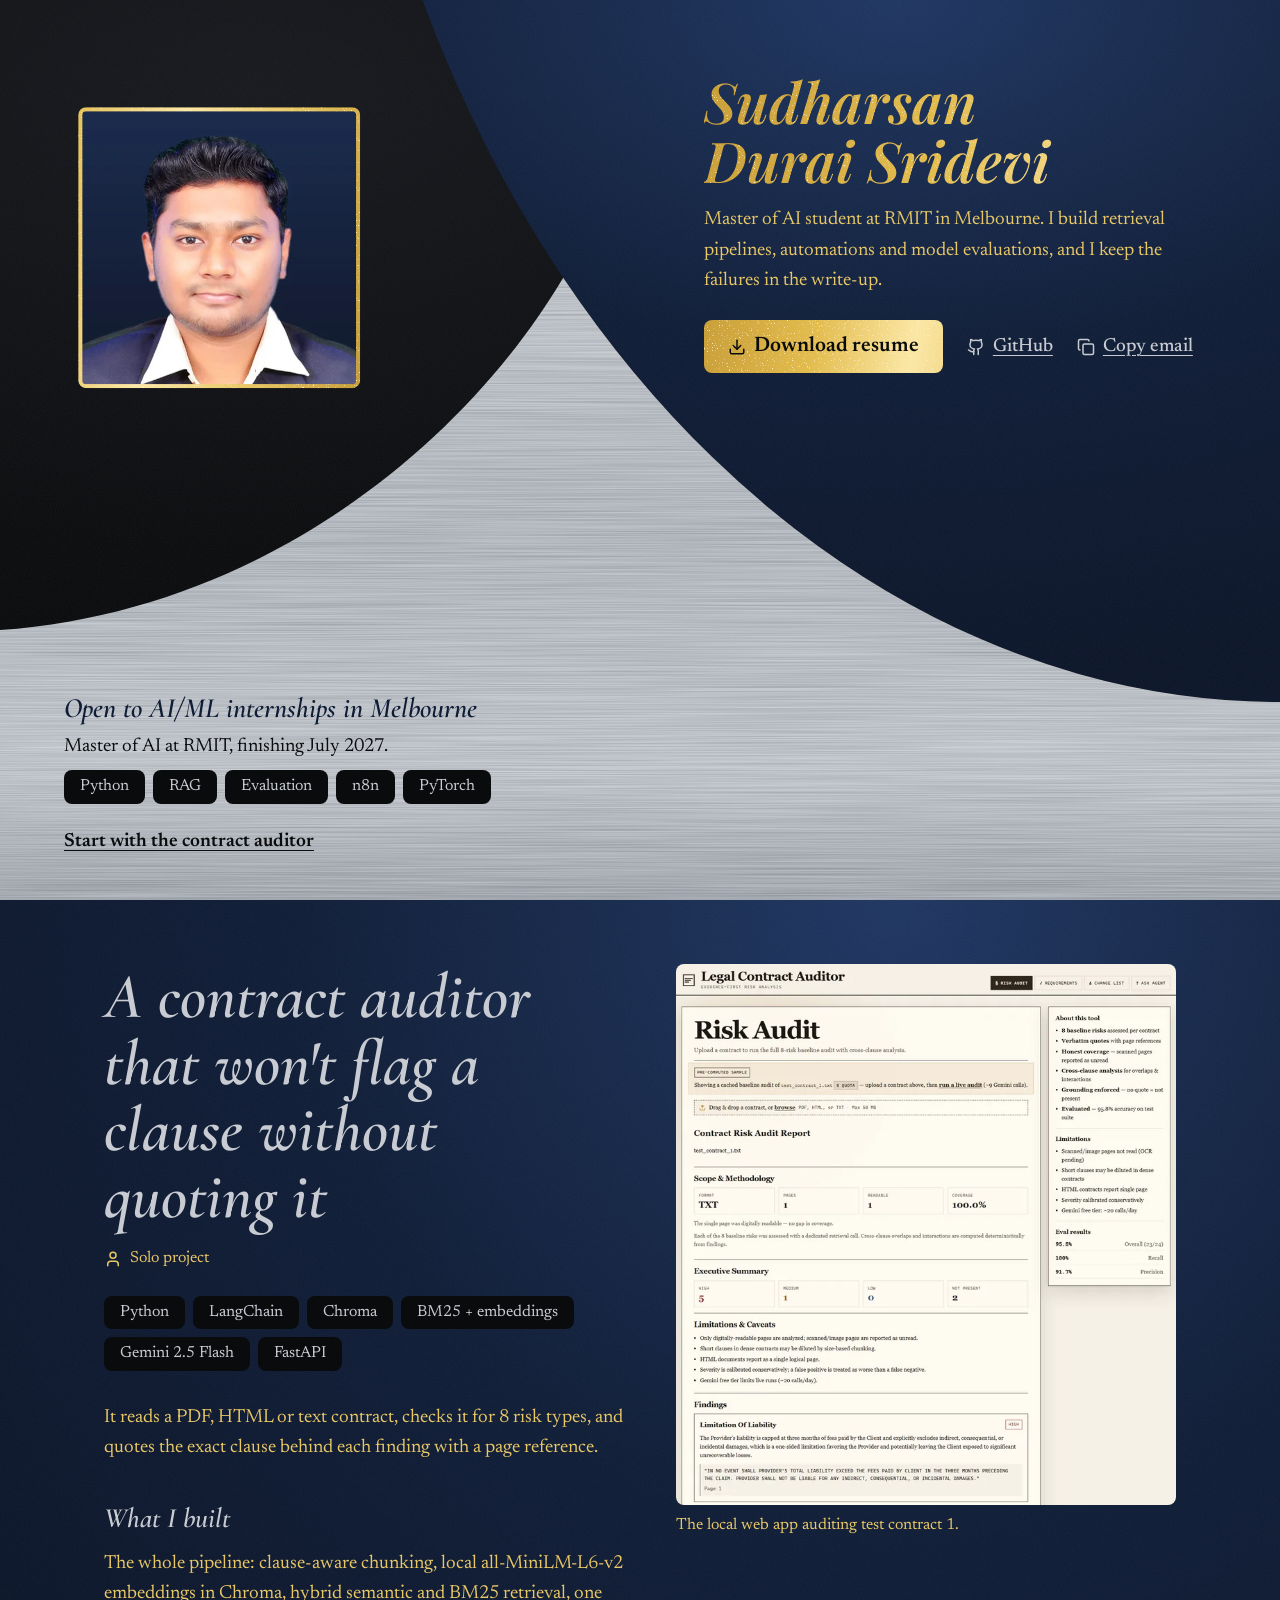
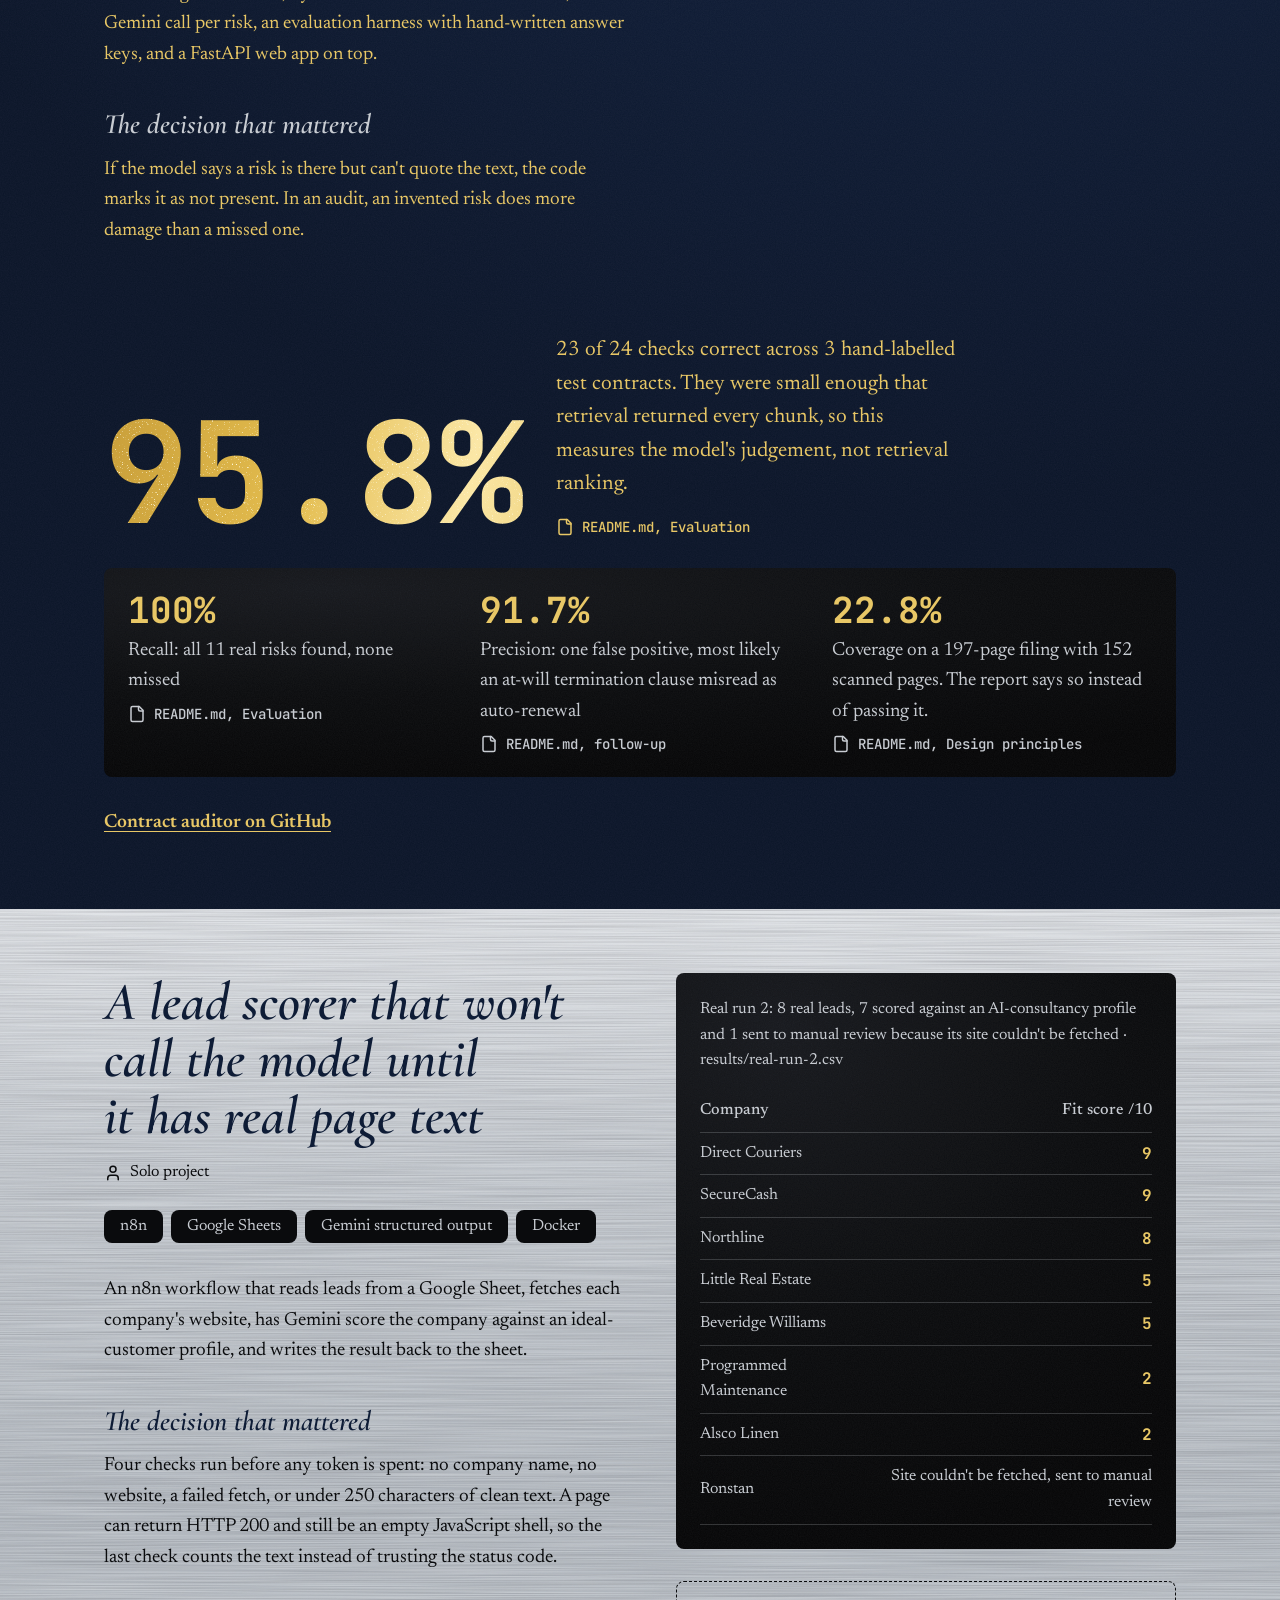
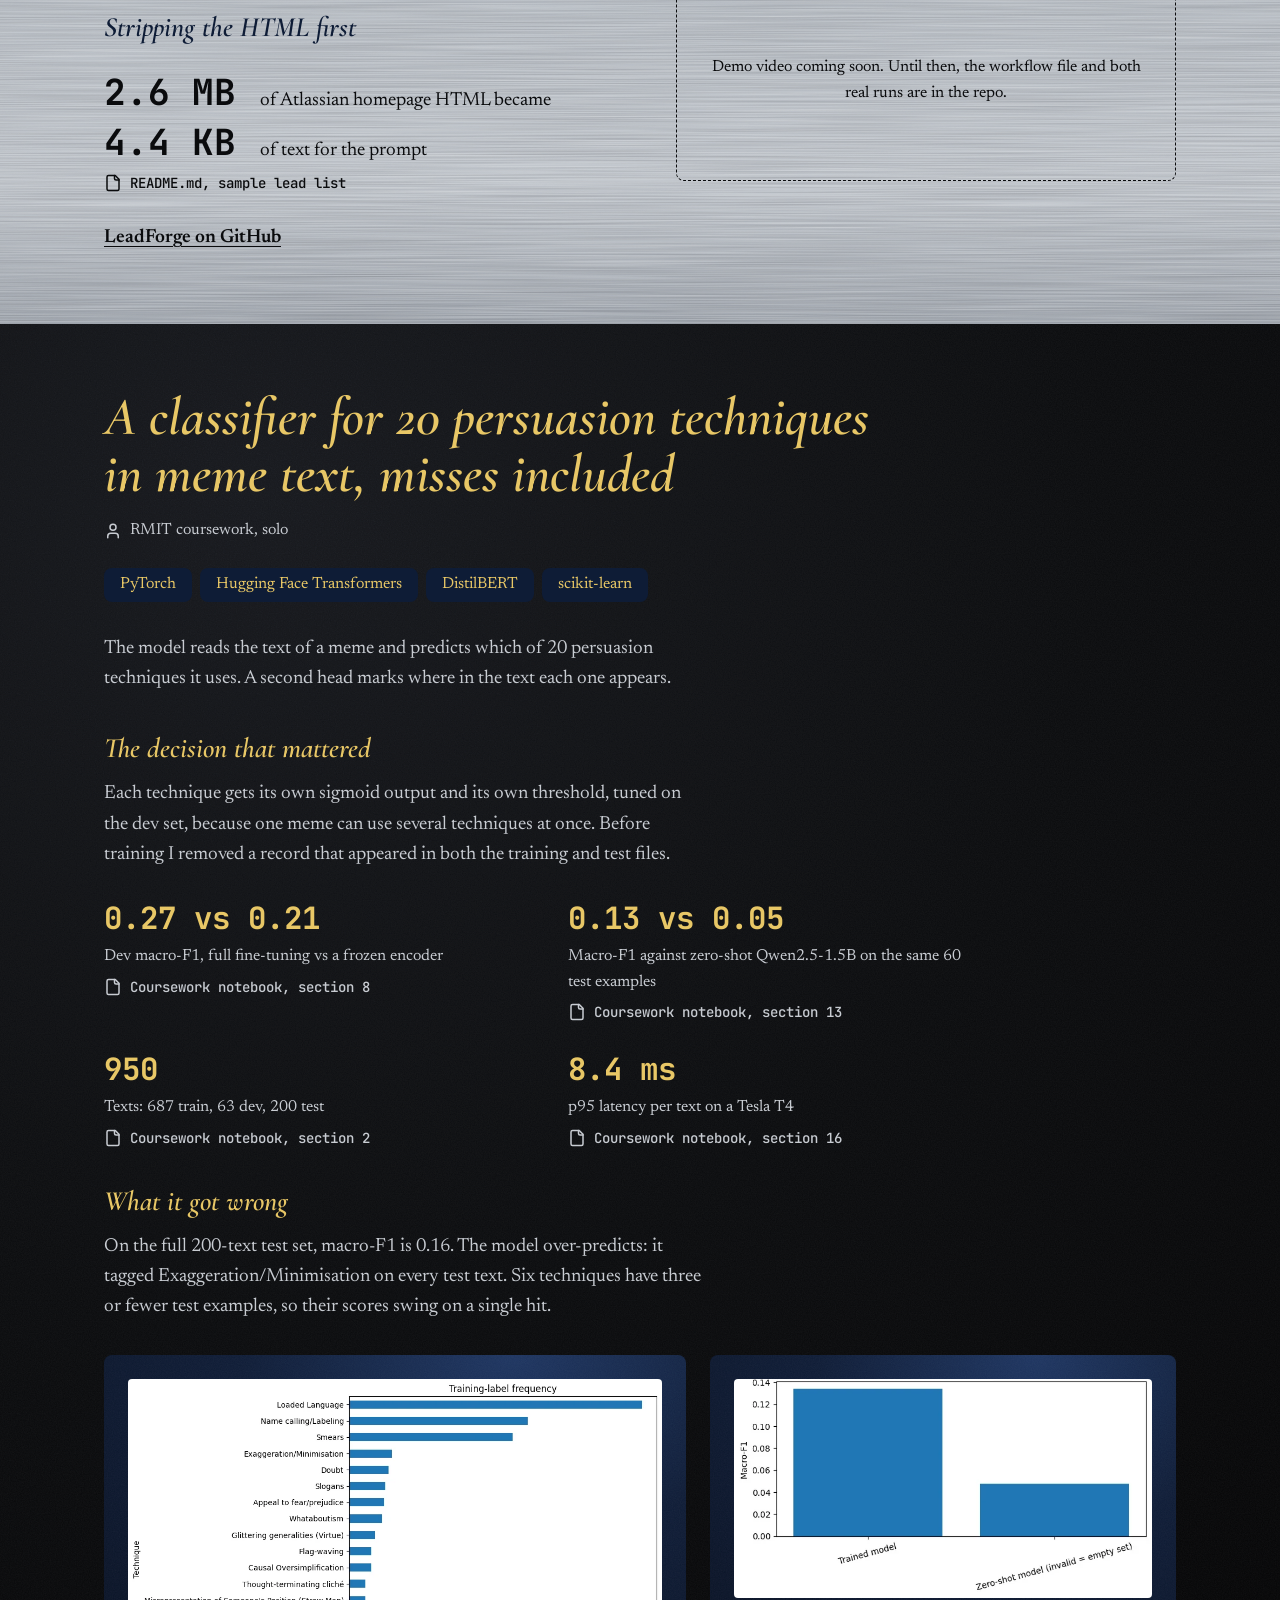
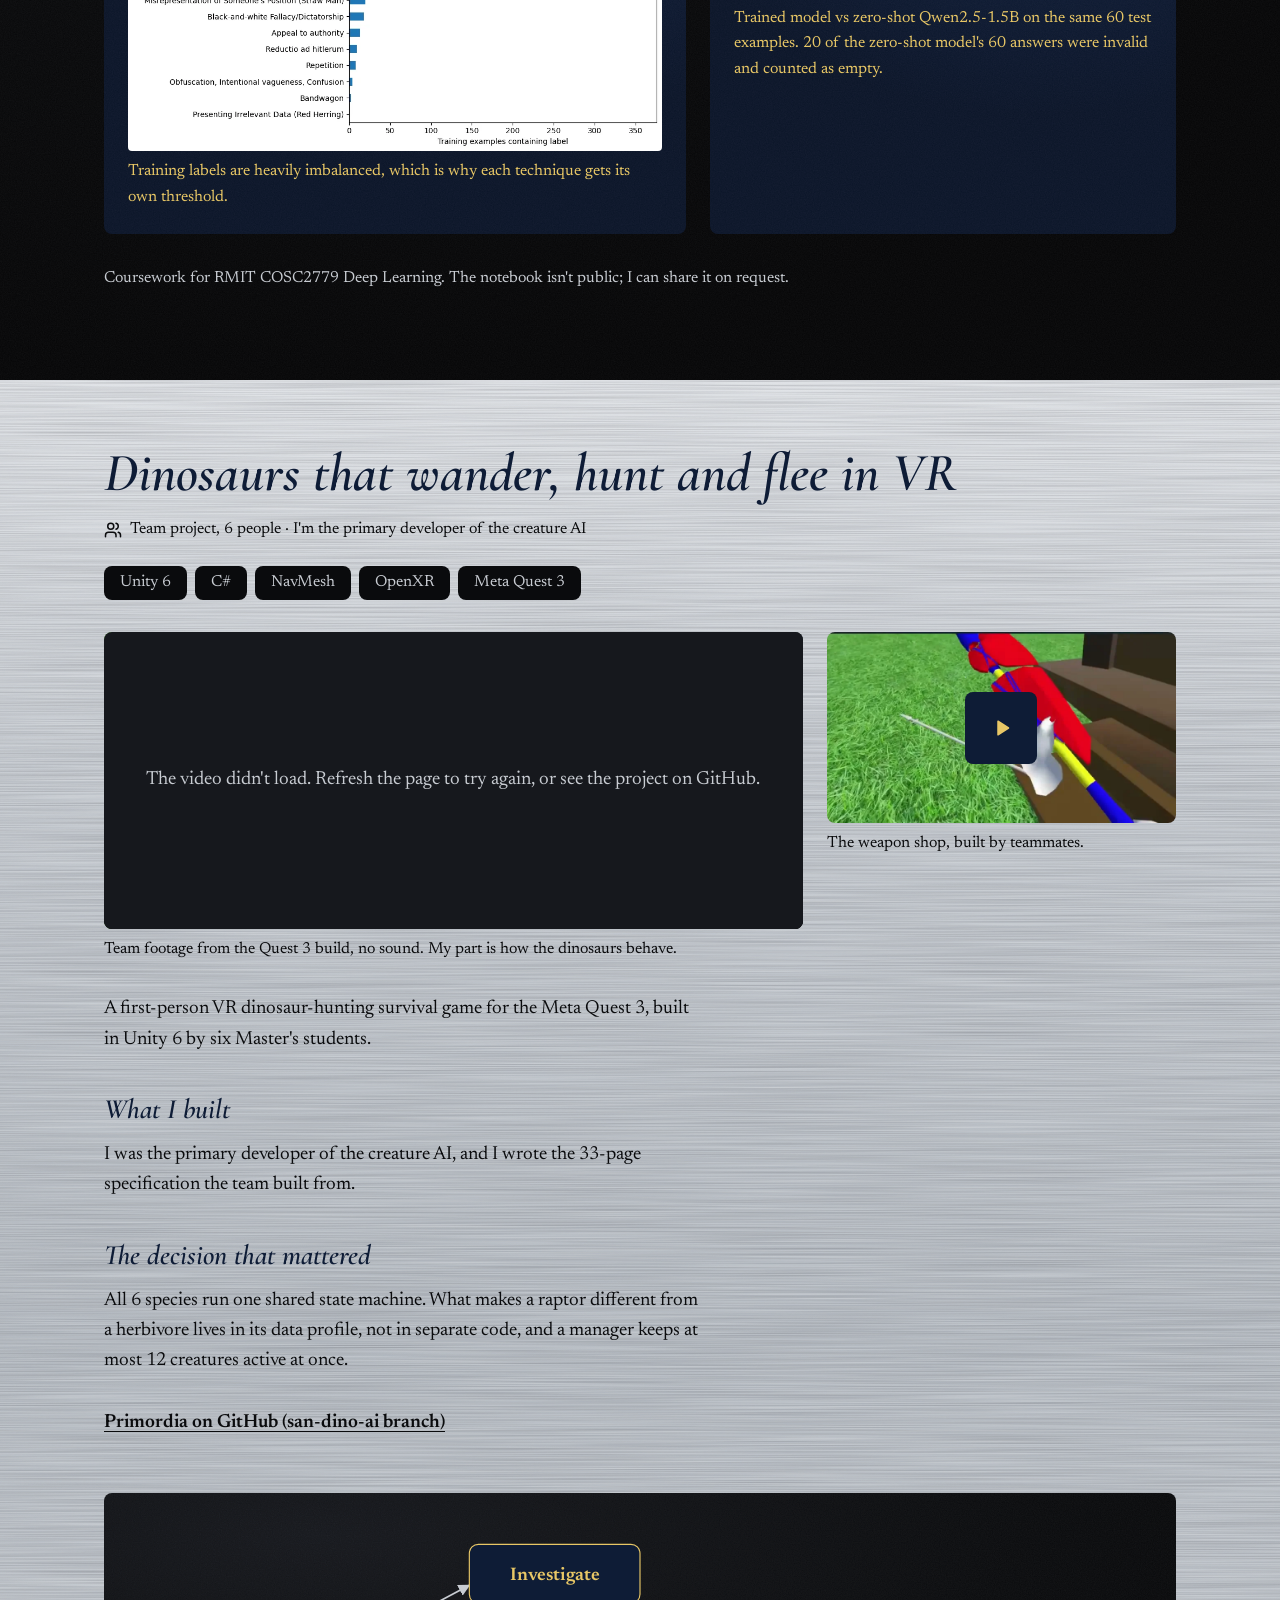
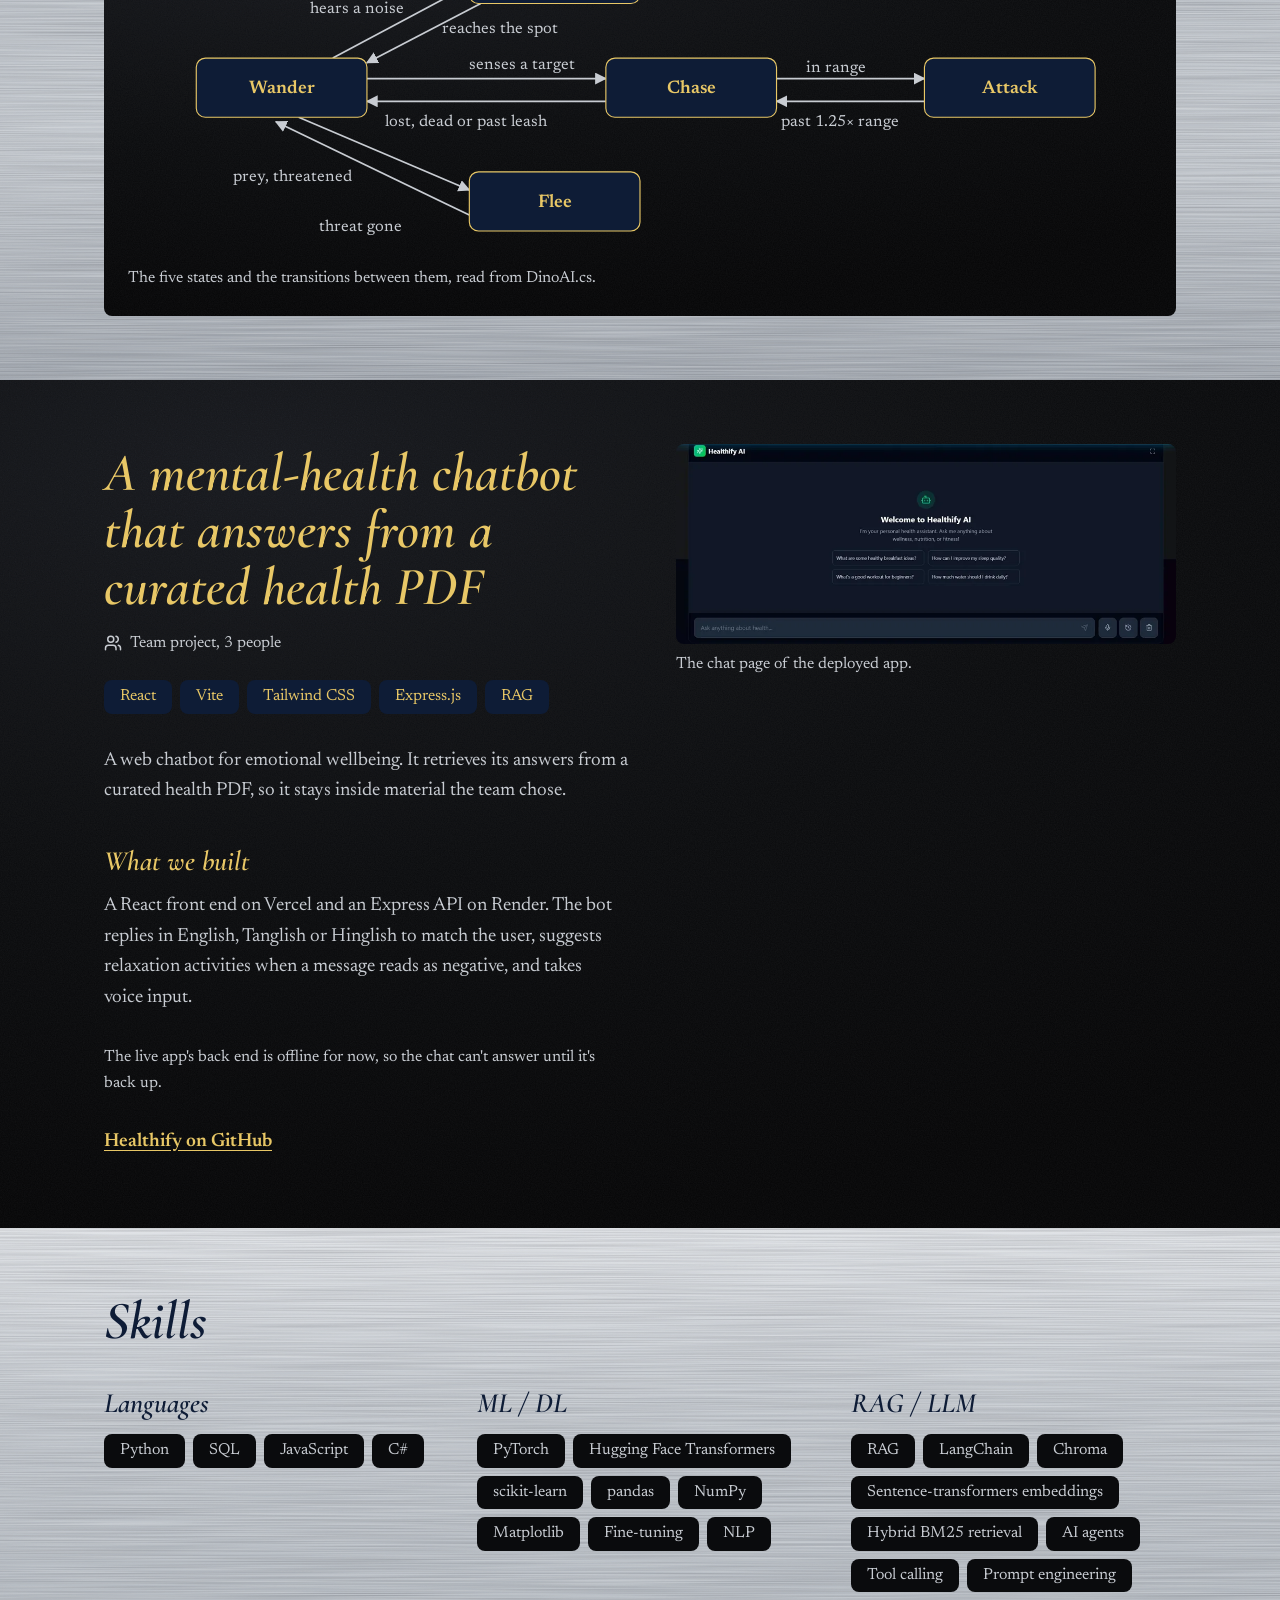
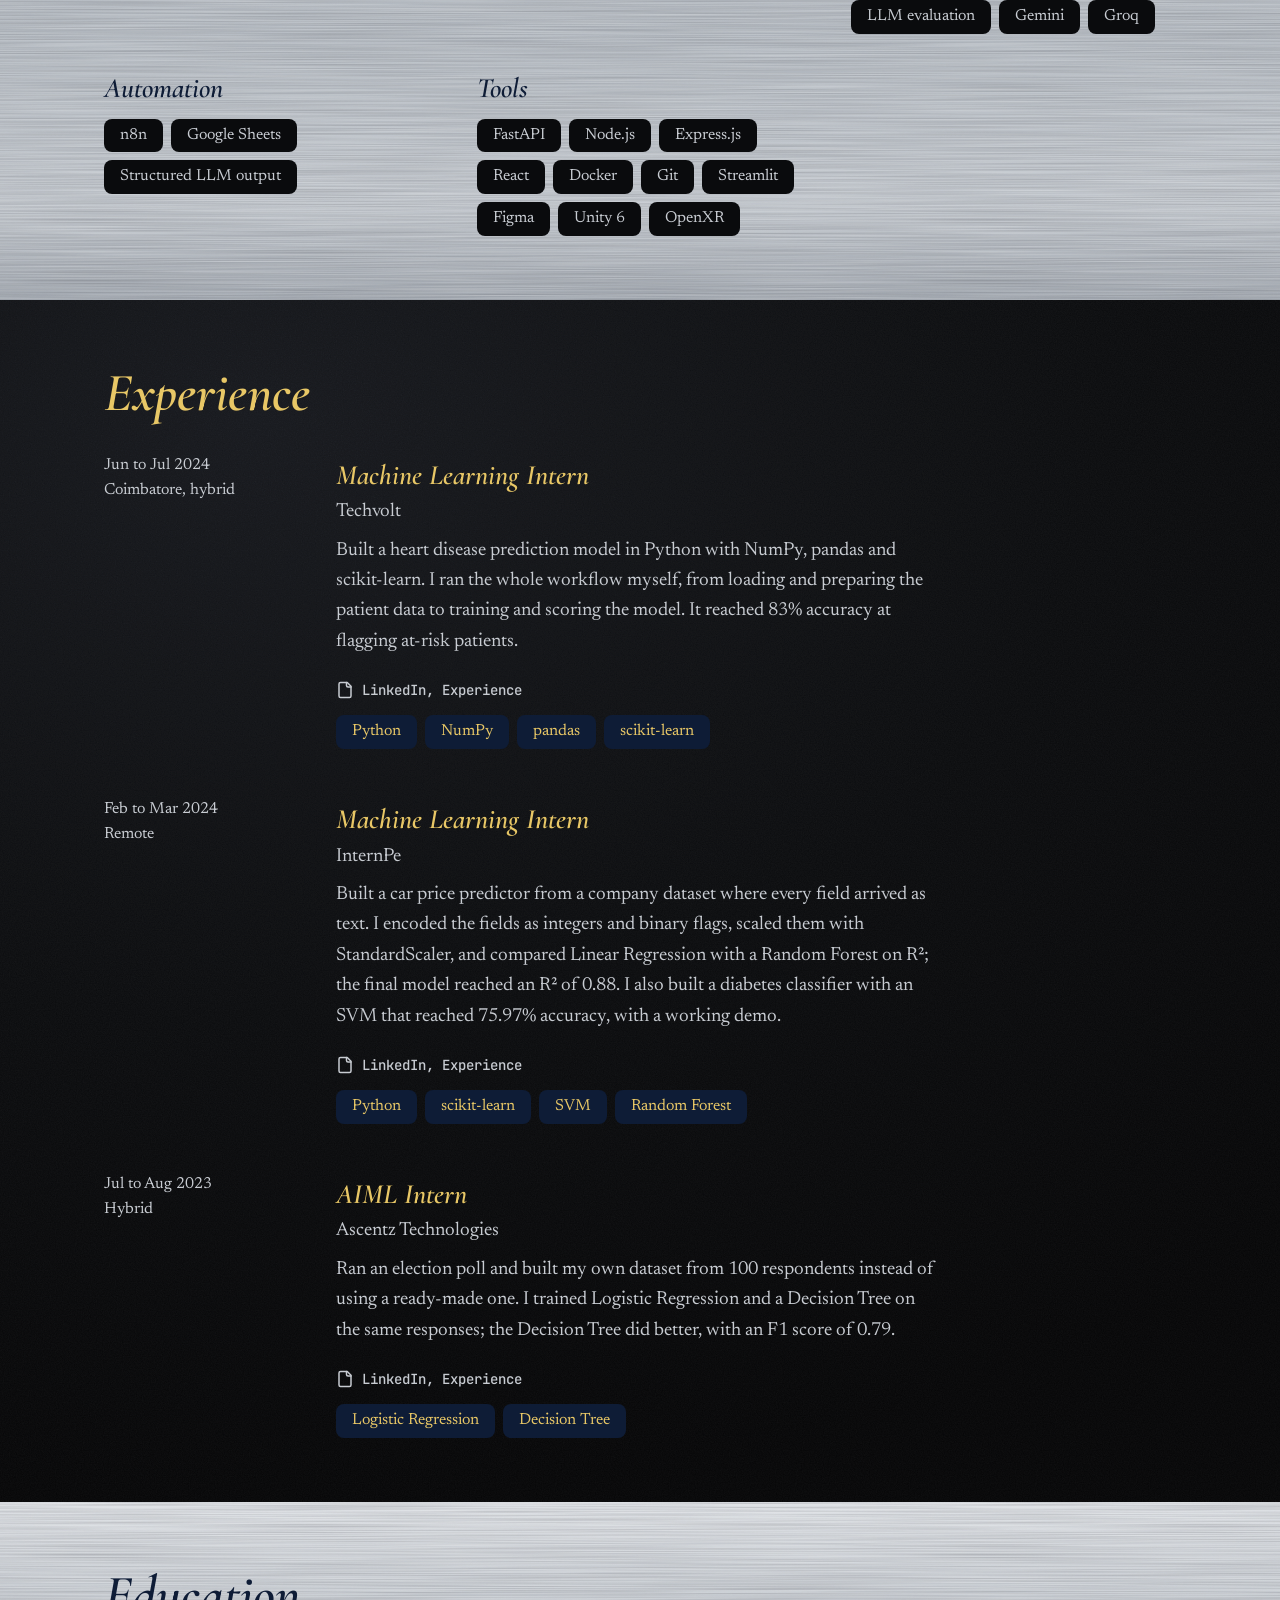
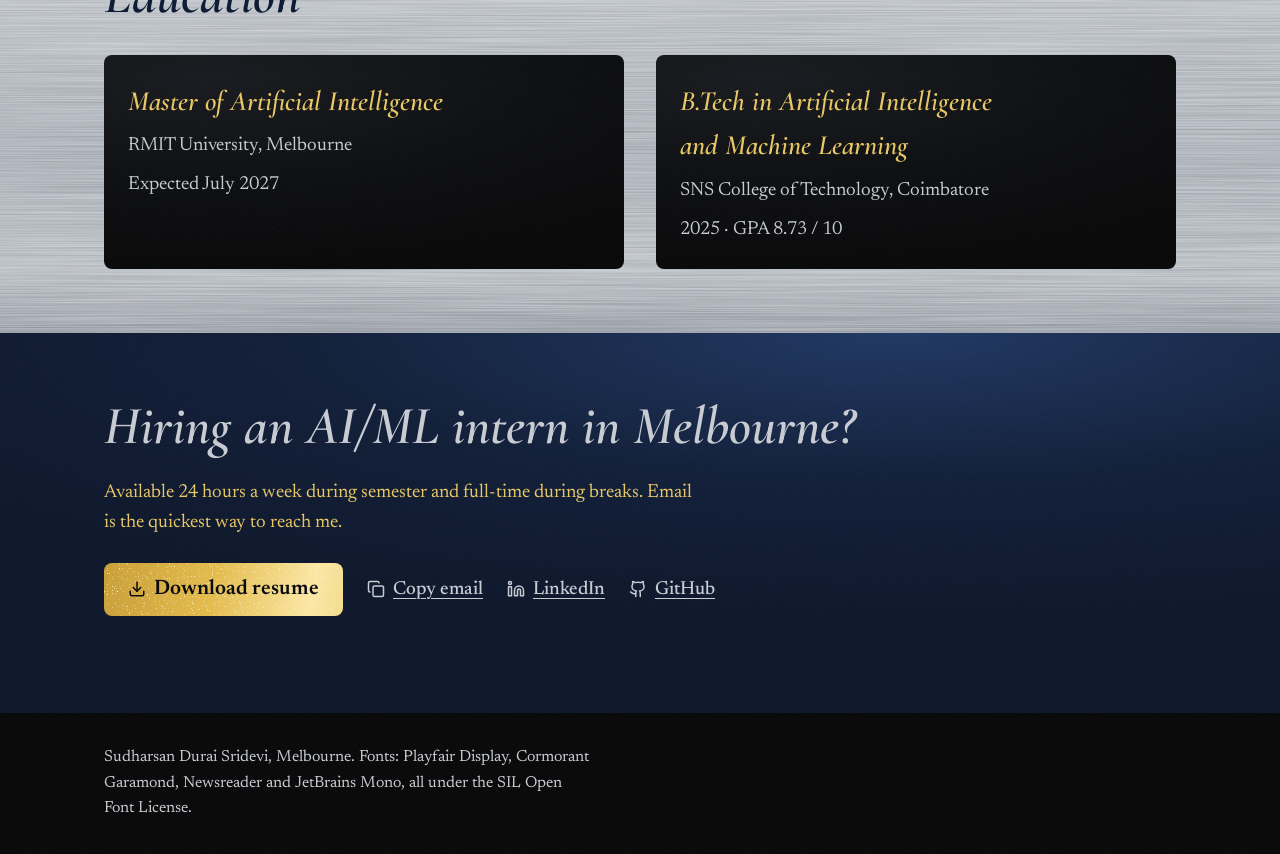
<file: index.html>
<!doctype html>
<html lang="en-AU">
<head>
<meta charset="utf-8">
<meta name="viewport" content="width=device-width, initial-scale=1">
<title>Sudharsan Durai Sridevi · AI/ML portfolio</title>
<meta name="description" content="Master of AI student at RMIT in Melbourne. A contract auditor that quotes every finding, a lead scorer with evidence gates, a persuasion classifier, VR creature AI and a RAG chatbot.">
<meta name="theme-color" content="#0A0B0D">
<meta property="og:title" content="Sudharsan Durai Sridevi · AI/ML portfolio">
<meta property="og:description" content="Projects with their numbers and sources: RAG, evaluation, automation and game AI.">
<meta property="og:type" content="website">
<meta property="og:url" content="https://guardainsan.github.io/">
<meta property="og:image" content="https://guardainsan.github.io/assets/img/og.jpg">
<meta property="og:image:width" content="1200">
<meta property="og:image:height" content="630">
<meta property="og:image:alt" content="Photo of Sudharsan Durai Sridevi in a gold frame on navy">
<meta name="twitter:card" content="summary_large_image">
<link rel="icon" href="assets/img/favicon.svg" type="image/svg+xml">
<link rel="preload" href="assets/fonts/newsreader-latin-opsz-normal.woff2" as="font" type="font/woff2" crossorigin>
<link rel="preload" href="assets/fonts/playfair-display-latin-600-italic.woff2" as="font" type="font/woff2" crossorigin>
<link rel="stylesheet" href="assets/css/tokens.css">
<link rel="stylesheet" href="assets/css/site.css">
</head>
<body>
<a class="skip" href="#flagship">Skip to projects</a>

<div class="topbar" id="topbar" inert>
  <div class="wrap">
    <nav aria-label="Sections"><ul><li><a href="#flagship">Projects</a></li><li><a href="#experience">Experience</a></li><li><a href="#contact">Contact</a></li></ul></nav>
    <a class="resume" href="Sudharsan_Resume.pdf" download><svg class="i" viewBox="0 0 24 24" fill="none" stroke="currentColor" stroke-width="2" stroke-linecap="round" stroke-linejoin="round" aria-hidden="true"><path d="M21 15v4a2 2 0 0 1-2 2H5a2 2 0 0 1-2-2v-4"/><polyline points="7 10 12 15 17 10"/><line x1="12" x2="12" y1="15" y2="3"/></svg>Resume</a>
  </div>
</div>

<header class="hero">
  <div class="hero-navy" aria-hidden="true"></div>
  <div class="hero-silver" aria-hidden="true"></div>
  <svg class="hero-geo" viewBox="0 0 100 100" preserveAspectRatio="none" aria-hidden="true" focusable="false">
    <path id="navyPath" d="M33 0 H100 V78 A74.4 138 0 0 1 33 0 Z"/>
    <path id="silverPath" d="M0 70 C20 68 36 50 44 30.85 A74.4 138 0 0 0 100 78 V100 H0 Z"/>
  </svg>

  <div class="photo-wrap">
    <span class="frame"><img class="photo" src="assets/img/sudharsan.webp" width="480" height="480" alt="Sudharsan Durai Sridevi" data-fallback="Photo of Sudharsan didn't load."></span>
  </div>
  <svg class="m-arc a" viewBox="0 0 100 40" preserveAspectRatio="none" aria-hidden="true"><path d="M0 40 C24 6 60 4 100 28 V40 Z"/></svg>

  <div class="hero-main on-navy">
    <h1 class="glitter">Sudharsan<br>Durai Sridevi</h1>
    <p class="lede">Master of AI student at RMIT in Melbourne. I build retrieval pipelines, automations and model evaluations, and I keep the failures in the write-up.</p>
    <div class="actions">
      <a class="btn glitter-fill" href="Sudharsan_Resume.pdf" download><svg class="i" viewBox="0 0 24 24" fill="none" stroke="currentColor" stroke-width="2" stroke-linecap="round" stroke-linejoin="round" aria-hidden="true"><path d="M21 15v4a2 2 0 0 1-2 2H5a2 2 0 0 1-2-2v-4"/><polyline points="7 10 12 15 17 10"/><line x1="12" x2="12" y1="15" y2="3"/></svg>Download resume</a>
      <div class="links">
        <a class="ghost" href="https://github.com/Guardainsan"><svg class="i" viewBox="0 0 24 24" fill="none" stroke="currentColor" stroke-width="2" stroke-linecap="round" stroke-linejoin="round" aria-hidden="true"><path d="M15 22v-4a4.8 4.8 0 0 0-1-3.5c3 0 6-2 6-5.5.08-1.25-.27-2.48-1-3.5.28-1.15.28-2.35 0-3.5 0 0-1 0-3 1.5-2.64-.5-5.36-.5-8 0C6 2 5 2 5 2c-.3 1.15-.3 2.35 0 3.5A5.403 5.403 0 0 0 4 9c0 3.5 3 5.5 6 5.5-.39.49-.68 1.05-.85 1.65-.17.6-.22 1.23-.15 1.85v4"/><path d="M9 18c-4.51 2-5-2-7-2"/></svg>GitHub</a>
        <button class="ghost" type="button" data-copy-email aria-describedby="copy-status-hero"><svg class="i" viewBox="0 0 24 24" fill="none" stroke="currentColor" stroke-width="2" stroke-linecap="round" stroke-linejoin="round" aria-hidden="true"><rect width="14" height="14" x="8" y="8" rx="2" ry="2"/><path d="M4 16c-1.1 0-2-.9-2-2V4c0-1.1.9-2 2-2h10c1.1 0 2 .9 2 2"/></svg>Copy email</button>
      </div>
    </div>
    <p class="status" id="copy-status-hero" role="status" aria-live="polite"></p>
  </div>
  <svg class="m-arc b" viewBox="0 0 100 40" preserveAspectRatio="none" aria-hidden="true"><path d="M0 40 V24 C30 4 70 4 100 26 V40 Z"/></svg>

  <div class="hero-foot on-silver">
    <p class="key">Open to AI/ML internships in Melbourne</p>
    <p>Master of AI at RMIT, finishing July 2027.</p>
    <div class="row">
      <ul class="chips black" aria-label="Main skills"><li>Python</li><li>RAG</li><li>Evaluation</li><li>n8n</li><li>PyTorch</li></ul>
      <a class="tlink" href="#flagship">Start with the contract auditor</a>
    </div>
  </div>
</header>

<main>
<!-- ============ 1. Contract auditor (flagship, navy) ============ -->
<section class="band navy on-navy proj flag" id="flagship" aria-labelledby="h-auditor">
  <div class="wrap">
    <div class="split">
      <div>
        <h2 id="h-auditor">A contract auditor that won't flag a clause without quoting it</h2>
        <div class="who"><svg class="i" viewBox="0 0 24 24" fill="none" stroke="currentColor" stroke-width="2" stroke-linecap="round" stroke-linejoin="round" aria-hidden="true"><path d="M19 21v-2a4 4 0 0 0-4-4H9a4 4 0 0 0-4 4v2"/><circle cx="12" cy="7" r="4"/></svg>Solo project</div>
        <ul class="chips black" aria-label="Built with"><li>Python</li><li>LangChain</li><li>Chroma</li><li>BM25 + embeddings</li><li>Gemini 2.5 Flash</li><li>FastAPI</li></ul>
        <p>It reads a PDF, HTML or text contract, checks it for 8 risk types, and quotes the exact clause behind each finding with a page reference.</p>
        <h3>What I built</h3>
        <p>The whole pipeline: clause-aware chunking, local all-MiniLM-L6-v2 embeddings in Chroma, hybrid semantic and BM25 retrieval, one Gemini call per risk, an evaluation harness with hand-written answer keys, and a FastAPI web app on top.</p>
        <h3>The decision that mattered</h3>
        <p>If the model says a risk is there but can't quote the text, the code marks it as not present. In an audit, an invented risk does more damage than a missed one.</p>
      </div>
      <figure>
        <img class="shot d-only" src="assets/img/auditor-report-720.webp" width="720" height="780" loading="lazy" decoding="async" alt="The auditor's web report: scope, executive summary and the first findings, each with its quoted clause" data-fallback="The audit report screenshot didn't load. The same report is in the GitHub repo.">
        <img class="shot m-only" src="assets/img/auditor-finding.webp" width="964" height="265" loading="lazy" decoding="async" alt="One finding from the report: Limitation of Liability, rated high, with its quoted clause" data-fallback="The finding screenshot didn't load. The same report is in the GitHub repo.">
        <blockquote class="quote m-only">"IN NO EVENT SHALL PROVIDER'S TOTAL LIABILITY EXCEED THE FEES PAID BY CLIENT IN THE THREE MONTHS PRECEDING THE CLAIM."</blockquote>
        <figcaption>The local web app auditing test contract 1. <a class="m-only tlink" href="assets/img/auditor-report.webp">Open the full screenshot</a></figcaption>
      </figure>
    </div>

    <div class="lead-metric">
      <div class="big num glitter">95.8%</div>
      <div>
        <div class="d">23 of 24 checks correct across 3 hand-labelled test contracts. They were small enough that retrieval returned every chunk, so this measures the model's judgement, not retrieval ranking.</div>
        <div class="src"><svg class="i" viewBox="0 0 24 24" fill="none" stroke="currentColor" stroke-width="2" stroke-linecap="round" stroke-linejoin="round" aria-hidden="true"><path d="M15 2H6a2 2 0 0 0-2 2v16a2 2 0 0 0 2 2h12a2 2 0 0 0 2-2V7Z"/><path d="M14 2v4a2 2 0 0 0 2 2h4"/></svg>README.md, Evaluation</div>
      </div>
    </div>
    <div class="panel black ledger">
      <div><div class="v num">100%</div><div class="d">Recall: all 11 real risks found, none missed</div><div class="src"><svg class="i" viewBox="0 0 24 24" fill="none" stroke="currentColor" stroke-width="2" stroke-linecap="round" stroke-linejoin="round" aria-hidden="true"><path d="M15 2H6a2 2 0 0 0-2 2v16a2 2 0 0 0 2 2h12a2 2 0 0 0 2-2V7Z"/><path d="M14 2v4a2 2 0 0 0 2 2h4"/></svg>README.md, Evaluation</div></div>
      <div><div class="v num">91.7%</div><div class="d">Precision: one false positive, most likely an at-will termination clause misread as auto-renewal</div><div class="src"><svg class="i" viewBox="0 0 24 24" fill="none" stroke="currentColor" stroke-width="2" stroke-linecap="round" stroke-linejoin="round" aria-hidden="true"><path d="M15 2H6a2 2 0 0 0-2 2v16a2 2 0 0 0 2 2h12a2 2 0 0 0 2-2V7Z"/><path d="M14 2v4a2 2 0 0 0 2 2h4"/></svg>README.md, follow-up</div></div>
      <div><div class="v num">22.8%</div><div class="d">Coverage on a 197-page filing with 152 scanned pages. The report says so instead of passing it.</div><div class="src"><svg class="i" viewBox="0 0 24 24" fill="none" stroke="currentColor" stroke-width="2" stroke-linecap="round" stroke-linejoin="round" aria-hidden="true"><path d="M15 2H6a2 2 0 0 0-2 2v16a2 2 0 0 0 2 2h12a2 2 0 0 0 2-2V7Z"/><path d="M14 2v4a2 2 0 0 0 2 2h4"/></svg>README.md, Design principles</div></div>
    </div>
    <div class="linkrow"><a class="tlink" href="https://github.com/Guardainsan/legal-contract-auditor">Contract auditor on GitHub</a></div>
  </div>
</section>

<!-- ============ 2. LeadForge (silver) ============ -->
<section class="band silver on-silver proj" id="leadforge" aria-labelledby="h-leadforge">
  <div class="wrap split">
    <div>
      <h2 id="h-leadforge">A lead scorer that won't call the model until it has real page text</h2>
      <div class="who"><svg class="i" viewBox="0 0 24 24" fill="none" stroke="currentColor" stroke-width="2" stroke-linecap="round" stroke-linejoin="round" aria-hidden="true"><path d="M19 21v-2a4 4 0 0 0-4-4H9a4 4 0 0 0-4 4v2"/><circle cx="12" cy="7" r="4"/></svg>Solo project</div>
      <ul class="chips black" aria-label="Built with"><li>n8n</li><li>Google Sheets</li><li>Gemini structured output</li><li>Docker</li></ul>
      <p>An n8n workflow that reads leads from a Google Sheet, fetches each company's website, has Gemini score the company against an ideal-customer profile, and writes the result back to the sheet.</p>
      <h3>The decision that mattered</h3>
      <p>Four checks run before any token is spent: no company name, no website, a failed fetch, or under 250 characters of clean text. A page can return HTTP 200 and still be an empty JavaScript shell, so the last check counts the text instead of trusting the status code.</p>
      <h3>Stripping the HTML first</h3>
      <div class="measure-row"><span class="num">2.6 MB</span><span>of Atlassian homepage HTML became</span><span class="num">4.4 KB</span><span>of text for the prompt</span></div>
      <div class="src"><svg class="i" viewBox="0 0 24 24" fill="none" stroke="currentColor" stroke-width="2" stroke-linecap="round" stroke-linejoin="round" aria-hidden="true"><path d="M15 2H6a2 2 0 0 0-2 2v16a2 2 0 0 0 2 2h12a2 2 0 0 0 2-2V7Z"/><path d="M14 2v4a2 2 0 0 0 2 2h4"/></svg>README.md, sample lead list</div>
      <div class="linkrow"><a class="tlink" href="https://github.com/Guardainsan/Lead-Forge">LeadForge on GitHub</a></div>
    </div>
    <div>
      <div class="panel black">
        <table>
          <caption>Real run 2: 8 real leads, 7 scored against an AI-consultancy profile and 1 sent to manual review because its site couldn't be fetched · results/real-run-2.csv</caption>
          <thead><tr><th scope="col">Company</th><th scope="col" class="num-col">Fit score /10</th></tr></thead>
          <tbody>
            <tr><td>Direct Couriers</td><td class="s num">9</td></tr>
            <tr><td>SecureCash</td><td class="s num">9</td></tr>
            <tr><td>Northline</td><td class="s num">8</td></tr>
            <tr><td>Little Real Estate</td><td class="s num">5</td></tr>
            <tr><td>Beveridge Williams</td><td class="s num">5</td></tr>
            <tr><td>Programmed Maintenance</td><td class="s num">2</td></tr>
            <tr><td>Alsco Linen</td><td class="s num">2</td></tr>
            <tr><td>Ronstan</td><td class="r">Site couldn't be fetched, sent to manual review</td></tr>
          </tbody>
        </table>
      </div>
      <div class="slot">
        <p class="fallback">Demo video coming soon. Until then, the workflow file and both real runs are in the repo.</p>
      </div>
    </div>
  </div>
</section>

<!-- ============ 3. Persuasion techniques in memes (black) ============ -->
<section class="band black on-black proj" id="memes" aria-labelledby="h-memes">
  <div class="wrap">
    <h2 id="h-memes">A classifier for 20 persuasion techniques in meme text, misses included</h2>
    <div class="who"><svg class="i" viewBox="0 0 24 24" fill="none" stroke="currentColor" stroke-width="2" stroke-linecap="round" stroke-linejoin="round" aria-hidden="true"><path d="M19 21v-2a4 4 0 0 0-4-4H9a4 4 0 0 0-4 4v2"/><circle cx="12" cy="7" r="4"/></svg>RMIT coursework, solo</div>
    <ul class="chips navy" aria-label="Built with"><li>PyTorch</li><li>Hugging Face Transformers</li><li>DistilBERT</li><li>scikit-learn</li></ul>
    <p>The model reads the text of a meme and predicts which of 20 persuasion techniques it uses. A second head marks where in the text each one appears.</p>
    <h3>The decision that mattered</h3>
    <p>Each technique gets its own sigmoid output and its own threshold, tuned on the dev set, because one meme can use several techniques at once. Before training I removed a record that appeared in both the training and test files.</p>
    <div class="stats">
      <div><div class="v num">0.27 vs 0.21</div><div class="d">Dev macro-F1, full fine-tuning vs a frozen encoder</div><div class="src"><svg class="i" viewBox="0 0 24 24" fill="none" stroke="currentColor" stroke-width="2" stroke-linecap="round" stroke-linejoin="round" aria-hidden="true"><path d="M15 2H6a2 2 0 0 0-2 2v16a2 2 0 0 0 2 2h12a2 2 0 0 0 2-2V7Z"/><path d="M14 2v4a2 2 0 0 0 2 2h4"/></svg>Coursework notebook, section 8</div></div>
      <div><div class="v num">0.13 vs 0.05</div><div class="d">Macro-F1 against zero-shot Qwen2.5-1.5B on the same 60 test examples</div><div class="src"><svg class="i" viewBox="0 0 24 24" fill="none" stroke="currentColor" stroke-width="2" stroke-linecap="round" stroke-linejoin="round" aria-hidden="true"><path d="M15 2H6a2 2 0 0 0-2 2v16a2 2 0 0 0 2 2h12a2 2 0 0 0 2-2V7Z"/><path d="M14 2v4a2 2 0 0 0 2 2h4"/></svg>Coursework notebook, section 13</div></div>
      <div><div class="v num">950</div><div class="d">Texts: 687 train, 63 dev, 200 test</div><div class="src"><svg class="i" viewBox="0 0 24 24" fill="none" stroke="currentColor" stroke-width="2" stroke-linecap="round" stroke-linejoin="round" aria-hidden="true"><path d="M15 2H6a2 2 0 0 0-2 2v16a2 2 0 0 0 2 2h12a2 2 0 0 0 2-2V7Z"/><path d="M14 2v4a2 2 0 0 0 2 2h4"/></svg>Coursework notebook, section 2</div></div>
      <div><div class="v num">8.4 ms</div><div class="d">p95 latency per text on a Tesla T4</div><div class="src"><svg class="i" viewBox="0 0 24 24" fill="none" stroke="currentColor" stroke-width="2" stroke-linecap="round" stroke-linejoin="round" aria-hidden="true"><path d="M15 2H6a2 2 0 0 0-2 2v16a2 2 0 0 0 2 2h12a2 2 0 0 0 2-2V7Z"/><path d="M14 2v4a2 2 0 0 0 2 2h4"/></svg>Coursework notebook, section 16</div></div>
    </div>
    <h3>What it got wrong</h3>
    <p>On the full 200-text test set, macro-F1 is 0.16. The model over-predicts: it tagged Exaggeration/Minimisation on every test text. Six techniques have three or fewer test examples, so their scores swing on a single hit.</p>
    <div class="charts">
      <figure class="panel navy"><a href="assets/img/meme-label-frequency.webp" aria-label="Open the label-frequency chart full size"><img src="assets/img/meme-label-frequency.webp" width="990" height="690" loading="lazy" decoding="async" alt="Bar chart of how many training examples contain each technique. Loaded Language has about 360, while the rarest techniques have fewer than 10." data-fallback="The label-frequency chart didn't load."></a><figcaption>Training labels are heavily imbalanced, which is why each technique gets its own threshold.</figcaption></figure>
      <figure class="panel navy"><a href="assets/img/meme-zero-shot.webp" aria-label="Open the zero-shot comparison chart full size"><img src="assets/img/meme-zero-shot.webp" width="690" height="362" loading="lazy" decoding="async" alt="Bar chart: the trained model scores about 0.13 macro-F1 and the zero-shot model about 0.05 on the same test subset." data-fallback="The zero-shot comparison chart didn't load."></a><figcaption>Trained model vs zero-shot Qwen2.5-1.5B on the same 60 test examples. 20 of the zero-shot model's 60 answers were invalid and counted as empty.</figcaption></figure>
    </div>
    <p class="note">Coursework for RMIT COSC2779 Deep Learning. The notebook isn't public; I can share it on request.</p>
  </div>
</section>

<!-- ============ 4. Primordia (silver) ============ -->
<section class="band silver on-silver proj" id="primordia" aria-labelledby="h-primordia">
  <div class="wrap">
    <h2 id="h-primordia">Dinosaurs that wander, hunt and flee in VR</h2>
    <div class="who"><svg class="i" viewBox="0 0 24 24" fill="none" stroke="currentColor" stroke-width="2" stroke-linecap="round" stroke-linejoin="round" aria-hidden="true"><path d="M16 21v-2a4 4 0 0 0-4-4H6a4 4 0 0 0-4 4v2"/><circle cx="9" cy="7" r="4"/><path d="M22 21v-2a4 4 0 0 0-3-3.87"/><path d="M16 3.13a4 4 0 0 1 0 7.75"/></svg>Team project, 6 people · I'm the primary developer of the creature AI</div>
    <ul class="chips black" aria-label="Built with"><li>Unity 6</li><li>C#</li><li>NavMesh</li><li>OpenXR</li><li>Meta Quest 3</li></ul>
    <div class="videos">
      <figure>
        <div class="video" data-autoplay>
          <video preload="none" muted playsinline data-poster="assets/video/primordia-demo-2-poster.webp" width="1280" height="544" aria-label="Gameplay: dinosaurs moving across the island in the Quest 3 build"><source src="assets/video/primordia-demo-2.mp4" type="video/mp4"></video>
          <p class="video-msg">The video didn't load. Refresh the page to try again, or see the project on GitHub.</p>
          <button class="play" type="button" aria-label="Play gameplay video"><svg class="i" viewBox="0 0 24 24" fill="currentColor" stroke="currentColor" stroke-width="2" stroke-linecap="round" stroke-linejoin="round" aria-hidden="true"><polygon points="6 3 20 12 6 21 6 3"/></svg></button>
        </div>
        <figcaption>Team footage from the Quest 3 build, no sound. My part is how the dinosaurs behave.</figcaption>
      </figure>
      <figure>
        <div class="video small">
          <video preload="none" muted playsinline data-poster="assets/video/primordia-demo-1-poster.webp" width="848" height="464" aria-label="Gameplay: the weapon shop and weapons in the Quest 3 build"><source src="assets/video/primordia-demo-1.mp4" type="video/mp4"></video>
          <p class="video-msg">The video didn't load. Refresh the page to try again.</p>
          <button class="play" type="button" aria-label="Play weapon shop video"><svg class="i" viewBox="0 0 24 24" fill="currentColor" stroke="currentColor" stroke-width="2" stroke-linecap="round" stroke-linejoin="round" aria-hidden="true"><polygon points="6 3 20 12 6 21 6 3"/></svg></button>
        </div>
        <figcaption>The weapon shop, built by teammates.</figcaption>
      </figure>
    </div>
    <div>
      <div>
        <p>A first-person VR dinosaur-hunting survival game for the Meta Quest 3, built in Unity 6 by six Master's students.</p>
        <h3>What I built</h3>
        <p>I was the primary developer of the creature AI, and I wrote the 33-page specification the team built from.</p>
        <h3>The decision that mattered</h3>
        <p>All 6 species run one shared state machine. What makes a raptor different from a herbivore lives in its data profile, not in separate code, and a manager keeps at most 12 creatures active at once.</p>
        <div class="linkrow"><a class="tlink" href="https://github.com/MAvRK7/Primordia/tree/san-dino-ai">Primordia on GitHub (san-dino-ai branch)</a></div>
      </div>
    </div>
    <figure class="panel black fsm">
      <p class="hint">Scroll sideways to see the whole diagram.</p>
      <div class="fsm-scroll" tabindex="0" role="region" aria-label="State machine diagram">
      <svg viewBox="0 0 900 300" role="img" aria-labelledby="fsm-t fsm-d">
        <title id="fsm-t">The five states every species shares</title>
        <desc id="fsm-d">Wander goes to Investigate on hearing a noise and back on reaching the spot. Wander goes to Chase on sensing a target; Chase goes to Attack in range and back to Chase beyond 1.25 times the range. Chase or Attack return to Wander when the target is lost, dead or past the leash. Prey species go from Wander to Flee when threatened and back when the threat is gone.</desc>
        <defs><marker id="arr" viewBox="0 0 10 10" refX="9" refY="5" markerWidth="7" markerHeight="7" orient="auto-start-reverse"><path class="arrow" d="M0 0 L10 5 L0 10 Z"/></marker></defs>
        <path class="edge" d="M180 124 L300 60" marker-end="url(#arr)"/><text class="lbl" x="160" y="84">hears a noise</text>
        <path class="edge" d="M310 76 L210 128" marker-end="url(#arr)"/><text class="lbl" x="276" y="102">reaches the spot</text>
        <path class="edge" d="M210 142 L420 142" marker-end="url(#arr)"/><text class="lbl" x="300" y="134">senses a target</text>
        <path class="edge" d="M420 162 L210 162" marker-end="url(#arr)"/><text class="lbl" x="226" y="184">lost, dead or past leash</text>
        <path class="edge" d="M570 142 L700 142" marker-end="url(#arr)"/><text class="lbl" x="596" y="136">in range</text>
        <path class="edge" d="M700 162 L570 162" marker-end="url(#arr)"/><text class="lbl" x="574" y="184">past 1.25× range</text>
        <path class="edge" d="M150 176 L300 240" marker-end="url(#arr)"/><text class="lbl" x="92" y="232">prey, threatened</text>
        <path class="edge" d="M300 262 L130 180" marker-end="url(#arr)"/><text class="lbl" x="168" y="276">threat gone</text>
        <g class="node"><rect x="60" y="124" width="150" height="52" rx="8"/><text x="135" y="155" text-anchor="middle">Wander</text></g>
        <g class="node"><rect x="300" y="24" width="150" height="52" rx="8"/><text x="375" y="55" text-anchor="middle">Investigate</text></g>
        <g class="node"><rect x="420" y="124" width="150" height="52" rx="8"/><text x="495" y="155" text-anchor="middle">Chase</text></g>
        <g class="node"><rect x="700" y="124" width="150" height="52" rx="8"/><text x="775" y="155" text-anchor="middle">Attack</text></g>
        <g class="node"><rect x="300" y="224" width="150" height="52" rx="8"/><text x="375" y="255" text-anchor="middle">Flee</text></g>
      </svg>
      </div>
      <figcaption>The five states and the transitions between them, read from DinoAI.cs.</figcaption>
    </figure>
  </div>
</section>

<!-- ============ 5. Healthify (black) ============ -->
<section class="band black on-black proj" id="healthify" aria-labelledby="h-healthify">
  <div class="wrap split">
    <div>
      <h2 id="h-healthify">A mental-health chatbot that answers from a curated health PDF</h2>
      <div class="who"><svg class="i" viewBox="0 0 24 24" fill="none" stroke="currentColor" stroke-width="2" stroke-linecap="round" stroke-linejoin="round" aria-hidden="true"><path d="M16 21v-2a4 4 0 0 0-4-4H6a4 4 0 0 0-4 4v2"/><circle cx="9" cy="7" r="4"/><path d="M22 21v-2a4 4 0 0 0-3-3.87"/><path d="M16 3.13a4 4 0 0 1 0 7.75"/></svg>Team project, 3 people</div>
      <ul class="chips navy" aria-label="Built with"><li>React</li><li>Vite</li><li>Tailwind CSS</li><li>Express.js</li><li>RAG</li></ul>
      <p>A web chatbot for emotional wellbeing. It retrieves its answers from a curated health PDF, so it stays inside material the team chose.</p>
      <h3>What we built</h3>
      <p>A React front end on Vercel and an Express API on Render. The bot replies in English, Tanglish or Hinglish to match the user, suggests relaxation activities when a message reads as negative, and takes voice input.</p>
      <p class="note">The live app's back end is offline for now, so the chat can't answer until it's back up.</p>
      <div class="linkrow"><a class="tlink" href="https://github.com/Guardainsan/Healthify">Healthify on GitHub</a></div>
    </div>
    <figure>
      <img class="shot" src="assets/img/healthify-chat-960.webp" srcset="assets/img/healthify-chat-960.webp 960w, assets/img/healthify-chat.webp 1536w" sizes="(max-width:980px) 100vw, 560px" width="960" height="384" loading="lazy" decoding="async" alt="Healthify's chat screen with four suggested starter questions and a message box with voice input" data-fallback="The Healthify screenshot didn't load. The code is on GitHub.">
      <figcaption>The chat page of the deployed app.</figcaption>
    </figure>
  </div>
</section>

<!-- ============ Skills (silver) ============ -->
<section class="band silver on-silver sec" id="skills" aria-labelledby="h-skills">
  <div class="wrap">
    <h2 id="h-skills">Skills</h2>
    <dl class="skill-groups">
      <div><dt>Languages</dt><dd><ul class="chips black"><li>Python</li><li>SQL</li><li>JavaScript</li><li>C#</li></ul></dd></div>
      <div><dt>ML / DL</dt><dd><ul class="chips black"><li>PyTorch</li><li>Hugging Face Transformers</li><li>scikit-learn</li><li>pandas</li><li>NumPy</li><li>Matplotlib</li><li>Fine-tuning</li><li>NLP</li></ul></dd></div>
      <div><dt>RAG / LLM</dt><dd><ul class="chips black"><li>RAG</li><li>LangChain</li><li>Chroma</li><li>Sentence-transformers embeddings</li><li>Hybrid BM25 retrieval</li><li>AI agents</li><li>Tool calling</li><li>Prompt engineering</li><li>LLM evaluation</li><li>Gemini</li><li>Groq</li></ul></dd></div>
      <div><dt>Automation</dt><dd><ul class="chips black"><li>n8n</li><li>Google Sheets</li><li>Structured LLM output</li></ul></dd></div>
      <div><dt>Tools</dt><dd><ul class="chips black"><li>FastAPI</li><li>Node.js</li><li>Express.js</li><li>React</li><li>Docker</li><li>Git</li><li>Streamlit</li><li>Figma</li><li>Unity 6</li><li>OpenXR</li></ul></dd></div>
    </dl>
  </div>
</section>

<!-- ============ Experience (black) ============ -->
<section class="band black on-black sec" id="experience" aria-labelledby="h-exp">
  <div class="wrap">
    <h2 id="h-exp">Experience</h2>
    <ol class="timeline">
      <li>
        <div class="when">Jun to Jul 2024<br>Coimbatore, hybrid</div>
        <div>
          <h3>Machine Learning Intern</h3>
          <p class="org">Techvolt</p>
          <p>Built a heart disease prediction model in Python with NumPy, pandas and scikit-learn. I ran the whole workflow myself, from loading and preparing the patient data to training and scoring the model. It reached 83% accuracy at flagging at-risk patients.</p>
          <div class="src"><svg class="i" viewBox="0 0 24 24" fill="none" stroke="currentColor" stroke-width="2" stroke-linecap="round" stroke-linejoin="round" aria-hidden="true"><path d="M15 2H6a2 2 0 0 0-2 2v16a2 2 0 0 0 2 2h12a2 2 0 0 0 2-2V7Z"/><path d="M14 2v4a2 2 0 0 0 2 2h4"/></svg>LinkedIn, Experience</div>
          <ul class="chips navy" aria-label="Tools"><li>Python</li><li>NumPy</li><li>pandas</li><li>scikit-learn</li></ul>
        </div>
      </li>
      <li>
        <div class="when">Feb to Mar 2024<br>Remote</div>
        <div>
          <h3>Machine Learning Intern</h3>
          <p class="org">InternPe</p>
          <p>Built a car price predictor from a company dataset where every field arrived as text. I encoded the fields as integers and binary flags, scaled them with StandardScaler, and compared Linear Regression with a Random Forest on R²; the final model reached an R² of 0.88. I also built a diabetes classifier with an SVM that reached 75.97% accuracy, with a working demo.</p>
          <div class="src"><svg class="i" viewBox="0 0 24 24" fill="none" stroke="currentColor" stroke-width="2" stroke-linecap="round" stroke-linejoin="round" aria-hidden="true"><path d="M15 2H6a2 2 0 0 0-2 2v16a2 2 0 0 0 2 2h12a2 2 0 0 0 2-2V7Z"/><path d="M14 2v4a2 2 0 0 0 2 2h4"/></svg>LinkedIn, Experience</div>
          <ul class="chips navy" aria-label="Tools"><li>Python</li><li>scikit-learn</li><li>SVM</li><li>Random Forest</li></ul>
        </div>
      </li>
      <li>
        <div class="when">Jul to Aug 2023<br>Hybrid</div>
        <div>
          <h3>AIML Intern</h3>
          <p class="org">Ascentz Technologies</p>
          <p>Ran an election poll and built my own dataset from 100 respondents instead of using a ready-made one. I trained Logistic Regression and a Decision Tree on the same responses; the Decision Tree did better, with an F1 score of 0.79.</p>
          <div class="src"><svg class="i" viewBox="0 0 24 24" fill="none" stroke="currentColor" stroke-width="2" stroke-linecap="round" stroke-linejoin="round" aria-hidden="true"><path d="M15 2H6a2 2 0 0 0-2 2v16a2 2 0 0 0 2 2h12a2 2 0 0 0 2-2V7Z"/><path d="M14 2v4a2 2 0 0 0 2 2h4"/></svg>LinkedIn, Experience</div>
          <ul class="chips navy" aria-label="Methods"><li>Logistic Regression</li><li>Decision Tree</li></ul>
        </div>
      </li>
    </ol>
  </div>
</section>

<!-- ============ Education (silver) ============ -->
<section class="band silver on-silver sec" id="education" aria-labelledby="h-edu">
  <div class="wrap">
    <h2 id="h-edu">Education</h2>
    <div class="edu">
      <div class="panel black"><h3>Master of Artificial Intelligence</h3><p>RMIT University, Melbourne</p><p>Expected July 2027</p></div>
      <div class="panel black"><h3>B.Tech in Artificial Intelligence and Machine Learning</h3><p>SNS College of Technology, Coimbatore</p><p>2025 · GPA 8.73 / 10</p></div>
    </div>
  </div>
</section>

<!-- ============ Contact (navy) ============ -->
<section class="band navy on-navy sec contact" id="contact" aria-labelledby="h-contact">
  <div class="wrap">
    <h2 id="h-contact">Hiring an AI/ML intern in Melbourne?</h2>
    <p>Available 24 hours a week during semester and full-time during breaks. Email is the quickest way to reach me.</p>
    <div class="actions">
      <a class="btn glitter-fill" href="Sudharsan_Resume.pdf" download><svg class="i" viewBox="0 0 24 24" fill="none" stroke="currentColor" stroke-width="2" stroke-linecap="round" stroke-linejoin="round" aria-hidden="true"><path d="M21 15v4a2 2 0 0 1-2 2H5a2 2 0 0 1-2-2v-4"/><polyline points="7 10 12 15 17 10"/><line x1="12" x2="12" y1="15" y2="3"/></svg>Download resume</a>
    <div class="links">
      <button class="ghost" type="button" data-copy-email aria-describedby="copy-status-contact"><svg class="i" viewBox="0 0 24 24" fill="none" stroke="currentColor" stroke-width="2" stroke-linecap="round" stroke-linejoin="round" aria-hidden="true"><rect width="14" height="14" x="8" y="8" rx="2" ry="2"/><path d="M4 16c-1.1 0-2-.9-2-2V4c0-1.1.9-2 2-2h10c1.1 0 2 .9 2 2"/></svg>Copy email</button>
      <a class="ghost" href="https://www.linkedin.com/in/sudharsan-ds"><svg class="i" viewBox="0 0 24 24" fill="none" stroke="currentColor" stroke-width="2" stroke-linecap="round" stroke-linejoin="round" aria-hidden="true"><path d="M16 8a6 6 0 0 1 6 6v7h-4v-7a2 2 0 0 0-2-2 2 2 0 0 0-2 2v7h-4v-7a6 6 0 0 1 6-6z"/><rect width="4" height="12" x="2" y="9"/><circle cx="4" cy="4" r="2"/></svg>LinkedIn</a>
      <a class="ghost" href="https://github.com/Guardainsan"><svg class="i" viewBox="0 0 24 24" fill="none" stroke="currentColor" stroke-width="2" stroke-linecap="round" stroke-linejoin="round" aria-hidden="true"><path d="M15 22v-4a4.8 4.8 0 0 0-1-3.5c3 0 6-2 6-5.5.08-1.25-.27-2.48-1-3.5.28-1.15.28-2.35 0-3.5 0 0-1 0-3 1.5-2.64-.5-5.36-.5-8 0C6 2 5 2 5 2c-.3 1.15-.3 2.35 0 3.5A5.403 5.403 0 0 0 4 9c0 3.5 3 5.5 6 5.5-.39.49-.68 1.05-.85 1.65-.17.6-.22 1.23-.15 1.85v4"/><path d="M9 18c-4.51 2-5-2-7-2"/></svg>GitHub</a>
    </div>
    </div>
    <p class="status" id="copy-status-contact" role="status" aria-live="polite"></p>
  </div>
</section>
</main>

<footer class="on-black">
  <div class="wrap"><p>Sudharsan Durai Sridevi, Melbourne. Fonts: Playfair Display, Cormorant Garamond, Newsreader and JetBrains Mono, all under the SIL Open Font License.</p></div>
</footer>

<script src="assets/js/site.js" defer></script>
</body>
</html>
</file>
<file: assets/css/tokens.css>
/* Design tokens. Every component in site.css reads from these and nothing else. */

@font-face{font-family:"Playfair Display";font-style:italic;font-weight:600;font-display:swap;src:url("../fonts/playfair-display-latin-600-italic.woff2") format("woff2")}
@font-face{font-family:"Cormorant Garamond";font-style:italic;font-weight:600;font-display:swap;src:url("../fonts/cormorant-garamond-latin-600-italic.woff2") format("woff2")}
@font-face{font-family:"Newsreader";font-style:normal;font-weight:200 800;font-display:swap;src:url("../fonts/newsreader-latin-opsz-normal.woff2") format("woff2")}
@font-face{font-family:"JetBrains Mono";font-style:normal;font-weight:500;font-display:swap;src:url("../fonts/jetbrains-mono-latin-500-normal.woff2") format("woff2")}
@font-face{font-family:"JetBrains Mono";font-style:normal;font-weight:700;font-display:swap;src:url("../fonts/jetbrains-mono-latin-700-normal.woff2") format("woff2")}

:root{
  /* ---- colour: black, navy, silver, gold. Nothing else. ---- */
  --black:#0A0B0D;
  --black-deep:#050506;
  --black-lift:#16181D;
  --navy:#0E1C36;
  --navy-deep:#0A1428;
  --navy-glow:#1E3561;
  --silver:#C8CCD2;          /* silver as text */
  --silver-lo:#A3A9B1;       /* silver surface, darkest stop */
  --silver-mid:#B4BAC1;
  --silver-hi:#DDE0E4;       /* silver surface, highlight band */
  --gold:#E8C766;            /* solid gold: text, links, small marks */
  --rule-on-dark:rgba(200,204,210,.22);
  --rule-on-silver:rgba(10,11,13,.22);
  --shadow:rgba(5,5,6,.5);

  /* ---- metals (name, resume button, lead metric, photo frame only) ---- */
  --gold-metal:linear-gradient(100deg,#C99F3A 0%,#E3BC4E 18%,#FBE7A6 34%,#E8C766 48%,#C99F3A 62%,#F2D06B 80%,#E3BC4E 100%);
  --gold-glints:url("data:image/svg+xml,%3Csvg xmlns='http://www.w3.org/2000/svg' width='160' height='160'%3E%3Cfilter id='g' x='0' y='0' width='1' height='1'%3E%3CfeTurbulence type='fractalNoise' baseFrequency='1.4' numOctaves='1' seed='3' stitchTiles='stitch'/%3E%3CfeColorMatrix values='0 0 0 0 0.98 0 0 0 0 0.91 0 0 0 0 0.65 0 0 0 8 -5.2'/%3E%3C/filter%3E%3Crect width='100%25' height='100%25' filter='url(%23g)'/%3E%3C/svg%3E");
  --glint-size:160px 160px;

  /* ---- surfaces ---- */
  --grain:url("data:image/svg+xml,%3Csvg xmlns='http://www.w3.org/2000/svg' width='900' height='600'%3E%3Cfilter id='a' x='0' y='0' width='1' height='1'%3E%3CfeTurbulence type='fractalNoise' baseFrequency='0.006 0.8' numOctaves='2' seed='7' stitchTiles='stitch'/%3E%3CfeColorMatrix values='0 0 0 0 0.87 0 0 0 0 0.88 0 0 0 0 0.89 0.55 0 0 0 -0.2'/%3E%3C/filter%3E%3Cfilter id='b' x='0' y='0' width='1' height='1'%3E%3CfeTurbulence type='fractalNoise' baseFrequency='0.004 0.95' numOctaves='2' seed='11' stitchTiles='stitch'/%3E%3CfeColorMatrix values='0 0 0 0 0.04 0 0 0 0 0.04 0 0 0 0 0.05 0 0.35 0 0 -0.12'/%3E%3C/filter%3E%3Crect width='100%25' height='100%25' filter='url(%23a)'/%3E%3Crect width='100%25' height='100%25' filter='url(%23b)'/%3E%3C/svg%3E");
  --fine-grain:url("data:image/svg+xml,%3Csvg xmlns='http://www.w3.org/2000/svg' width='240' height='240'%3E%3Cfilter id='n' x='0' y='0' width='1' height='1'%3E%3CfeTurbulence type='fractalNoise' baseFrequency='0.85' numOctaves='3' seed='4' stitchTiles='stitch'/%3E%3CfeColorMatrix values='0 0 0 0 0.78 0 0 0 0 0.8 0 0 0 0 0.82 0 0 0 0.05 0'/%3E%3C/filter%3E%3Crect width='100%25' height='100%25' filter='url(%23n)'/%3E%3C/svg%3E");
  --surface-silver:var(--grain),linear-gradient(180deg,var(--silver-hi) 0%,#C3C8CE 26%,var(--silver-mid) 60%,#C3C8CE 86%,var(--silver-lo) 100%);
  --surface-black:var(--fine-grain),radial-gradient(120% 90% at 20% 10%,var(--black-lift) 0%,var(--black) 55%,var(--black-deep) 100%);
  --surface-navy:var(--fine-grain),radial-gradient(90% 75% at 70% 0%,var(--navy-glow) 0%,var(--navy) 52%,var(--navy-deep) 100%);

  /* ---- type ---- */
  --font-name:"Playfair Display",Georgia,serif;
  --font-head:"Cormorant Garamond",Georgia,serif;
  --font-body:"Newsreader",Georgia,serif;
  --font-mono:"JetBrains Mono",ui-monospace,monospace;
  /* rem so a reader's own default font size scales the whole page */
  --text-xs:.875rem;
  --text-sm:1rem;
  --text-md:1.1875rem;
  --text-lg:1.3125rem;
  --head-sm:1.75rem;
  --head-md:clamp(2.5rem,4.2vw,3.625rem);
  --head-lg:clamp(2.75rem,5vw,4.25rem);
  --name-size:clamp(2.75rem,4.4vw,5rem);
  --name-size-sm:clamp(2.5rem,11vw,3.5rem);
  --metric-sm:2.25rem;
  --metric-pair:clamp(1.625rem,2.4vw,2.25rem);
  --metric-lg:clamp(5.5rem,11vw,10rem);
  --leading:1.6;
  --measure:60ch;

  /* ---- spacing: 4 / 8 / 16 / 24 / 32 / 48 / 64 ---- */
  --s1:4px; --s2:8px; --s3:16px; --s4:24px; --s5:32px; --s6:48px; --s7:64px;

  /* ---- shape ---- */
  --radius:8px;
  --frame:4px;                                   /* photo frame width */
  --radius-inner:calc(var(--radius) - var(--frame));
  --tap:44px;
  --bar-h:56px;               /* sticky bar height */
  --icon:18px;
  --wrap:1200px;

  /* ---- motion ---- */
  --ease-out:cubic-bezier(.22,1,.36,1);
  --dur-fast:.2s;
  --dur-bar:.32s;
  --dur-sweep:12s;
}
</file>
<file: assets/css/site.css>
/* Components. Colours, fonts, type sizes, spacing, radius and motion all come from tokens.css.
   The only literals are layout geometry (hero positions in %, the play button, the date column). */

*{box-sizing:border-box}
html{color-scheme:dark;scroll-padding-top:calc(var(--bar-h) + var(--s3));scrollbar-color:var(--gold) var(--black);-webkit-text-size-adjust:100%}
@media (prefers-reduced-motion:no-preference){html{scroll-behavior:smooth}}
body{margin:0;background-color:var(--black);background-image:var(--surface-black);color:var(--silver);font:400 var(--text-md)/var(--leading) var(--font-body);font-optical-sizing:auto}
::selection{background:var(--gold);color:var(--black)}
img,video,svg{display:block;max-width:100%}
a{color:inherit;text-underline-offset:4px}
:focus-visible{outline:2px solid var(--gold);outline-offset:3px}
.on-silver :focus-visible{outline-color:var(--navy)}
h1{font-family:var(--font-name);font-style:italic;font-weight:600;text-wrap:balance;margin:0}
h2,h3,.key{font-family:var(--font-head);font-style:italic;font-weight:600;text-wrap:balance;margin:0}
p{margin:0 0 var(--s4);max-width:var(--measure);text-wrap:pretty}
.wrap{max-width:var(--wrap);margin:0 auto;padding:0 var(--s7)}
.num{font-family:var(--font-mono);font-variant-numeric:tabular-nums;font-weight:700}
svg.i{width:var(--icon);height:var(--icon);flex:none}
.visually-hidden{position:absolute;width:1px;height:1px;overflow:hidden;clip:rect(0 0 0 0);white-space:nowrap}
.skip{position:absolute;left:var(--s3);top:var(--s3);z-index:30;padding:var(--s2) var(--s3);border-radius:var(--radius);background:var(--gold);color:var(--black);font-weight:600;transform:translateY(-200%)}
.skip:focus{transform:none}

/* ---------- colour roles ---------- */
.on-black{color:var(--silver)} .on-black h2,.on-black h3,.on-black .key{color:var(--gold)}
.on-navy{color:var(--gold)} .on-navy h2,.on-navy h3,.on-navy .key{color:var(--silver)}
.on-silver{color:var(--black)} .on-silver h2,.on-silver h3,.on-silver .key{color:var(--navy)}
.band{padding:var(--s7) 0}
.band.black{background-color:var(--black);background-image:var(--surface-black)}
.band.navy{background-color:var(--navy);background-image:var(--surface-navy)}
.band.silver{background-color:var(--silver-mid);background-image:var(--surface-silver)}

/* third colour as a surface: black band -> navy; navy band -> black; silver band -> black */
.panel{border-radius:var(--radius);padding:var(--s4)}
.panel.navy{background-color:var(--navy);background-image:var(--surface-navy);color:var(--gold)}
.panel.black{background-color:var(--black);background-image:var(--surface-black);color:var(--silver)}
.panel.black h3{color:var(--gold)}
.panel.navy h3{color:var(--silver)}
.chips{display:flex;flex-wrap:wrap;gap:var(--s2);margin:0;padding:0;list-style:none}
.chips li{border-radius:var(--radius);padding:var(--s1) var(--s3);font-size:var(--text-sm);line-height:var(--leading)}
.chips.navy li{background:var(--navy);color:var(--gold)}
.chips.black li{background:var(--black);color:var(--silver)}

/* ---------- metals ---------- */
.glitter{background-image:var(--gold-glints),var(--gold-metal);background-size:var(--glint-size),260% 100%;background-position:0 0,0% 50%;-webkit-background-clip:text;background-clip:text;color:transparent;animation:sweep var(--dur-sweep) ease-in-out infinite alternate}
.glitter-fill{background-image:var(--gold-glints),var(--gold-metal);background-size:var(--glint-size),260% 100%;background-position:0 0,0% 50%;animation:sweep var(--dur-sweep) ease-in-out infinite alternate}
.glitter.paused,.glitter-fill.paused{animation-play-state:paused}
@keyframes sweep{from{background-position:0 0,0% 50%}to{background-position:0 0,100% 50%}}
@media (prefers-reduced-motion:reduce){.glitter,.glitter-fill{animation:none;background-position:0 0,35% 50%}}
@media (forced-colors:active){.glitter{color:CanvasText;background:none}}

/* ---------- buttons and links ---------- */
.btn{display:inline-flex;align-items:center;gap:var(--s2);min-height:var(--tap);color:var(--black);font:600 var(--text-lg) var(--font-body);padding:var(--s3) var(--s4);border-radius:var(--radius);text-decoration:none;transition:filter var(--dur-fast) ease-out,transform var(--dur-fast) ease-out}
.btn:hover{filter:brightness(1.07) saturate(1.05)}
.btn:active{transform:translateY(1px)}
.ghost{display:inline-flex;align-items:center;gap:var(--s2);min-height:var(--tap);padding:0;background:none;border:0;color:inherit;font:500 var(--text-md) var(--font-body);cursor:pointer;text-decoration:underline;text-decoration-thickness:1px;text-underline-offset:4px}
.ghost:hover{text-decoration-thickness:2px}
.tlink{display:inline-flex;align-items:center;gap:var(--s2);min-height:var(--tap);font-weight:600}
.on-black .tlink,.on-navy .tlink{color:var(--gold)}
.status{min-height:1.6em;margin:var(--s2) 0 0;font-size:var(--text-sm)}
.status .addr{user-select:all;font-weight:600}
@media (prefers-reduced-motion:reduce){.btn{transition:none}}

/* ---------- sticky bar ---------- */
.topbar{position:fixed;top:0;left:0;right:0;z-index:20;background-color:var(--black);background-image:var(--surface-black);border-bottom:1px solid var(--rule-on-dark);transform:translateY(-100%);transition:transform var(--dur-bar) var(--ease-out)}
.topbar.show{transform:none}
.topbar .wrap{display:flex;align-items:center;justify-content:space-between;gap:var(--s4);min-height:var(--bar-h)}
.topbar ul{list-style:none;margin:0;padding:0;display:flex;gap:var(--s5)}
.topbar a{display:inline-flex;align-items:center;min-height:var(--tap);font:500 var(--text-md) var(--font-body);text-decoration:underline;text-decoration-color:transparent;text-decoration-thickness:1px;text-underline-offset:6px;transition:text-decoration-color var(--dur-fast) ease-out}
.topbar nav a{color:var(--silver)}
.topbar a:hover,.topbar a:focus-visible{text-decoration-color:var(--gold)}
.topbar .resume{color:var(--gold);gap:var(--s2);font-weight:600}
@media (prefers-reduced-motion:reduce){.topbar,.topbar a{transition:none}}
@media (max-width:560px){.topbar .wrap{gap:var(--s3)}.topbar ul{gap:var(--s3)}.topbar a{font-size:var(--text-sm)}.topbar .resume svg{display:none}}
@media (max-width:360px){.topbar .wrap{padding:0 var(--s3);gap:var(--s2)}.topbar ul{gap:var(--s2) var(--s3)}.topbar a{font-size:var(--text-xs)}}
@media (max-width:360px){.panel{padding:var(--s3)}}

/* ---------- hero: three flat pieces tiled edge to edge ---------- */
.hero{position:relative;min-height:max(800px,min(100svh,960px));overflow:hidden;isolation:isolate;background-color:var(--black);background-image:var(--surface-black);
  --m-navy:url("data:image/svg+xml,%3Csvg xmlns='http://www.w3.org/2000/svg' viewBox='0 0 100 100' preserveAspectRatio='none'%3E%3Cpath d='M33 0 H100 V78 A74.4 138 0 0 1 33 0 Z'/%3E%3C/svg%3E");
  --m-silver:url("data:image/svg+xml,%3Csvg xmlns='http://www.w3.org/2000/svg' viewBox='0 0 100 100' preserveAspectRatio='none'%3E%3Cpath d='M0 70 C20 68 36 50 44 30.85 A74.4 138 0 0 0 100 78 V100 H0 Z'/%3E%3C/svg%3E")}
.hero-navy,.hero-silver{position:absolute;inset:0;z-index:-1}
.hero-navy{background-color:var(--navy);background-image:var(--surface-navy);-webkit-mask:var(--m-navy) 0 0/100% 100% no-repeat;mask:var(--m-navy) 0 0/100% 100% no-repeat}
.hero-silver{background-color:var(--silver-mid);background-image:var(--surface-silver);-webkit-mask:var(--m-silver) 0 0/100% 100% no-repeat;mask:var(--m-silver) 0 0/100% 100% no-repeat}
.hero-geo{position:absolute;inset:0;width:100%;height:100%;z-index:-2;visibility:hidden}
.photo-wrap{position:absolute;left:var(--photo-x,16%);top:var(--photo-y,30%);width:var(--photo-s,280px);transform:translate(-50%,-50%)}
.frame{display:block;padding:var(--frame);border-radius:var(--radius);background-image:var(--gold-glints),var(--gold-metal);background-size:var(--glint-size),260% 100%;background-position:0 0,35% 50%}
.photo{width:100%;height:auto;aspect-ratio:1;border-radius:var(--radius-inner)}
.hero-main{position:absolute;left:var(--text-left,58%);right:5vw;top:8%}
.hero-main h1{font-size:var(--name-size);line-height:1.04}
.hero-main .lede{margin:var(--s3) 0 var(--s4);font-size:var(--text-md)}
.actions{display:flex;flex-wrap:wrap;align-items:center;gap:var(--s3) var(--s4)}
.links{display:flex;flex-wrap:wrap;gap:0 var(--s4)}
.hero-main .ghost{color:var(--silver)}
.hero-foot{position:absolute;left:5vw;bottom:4%;width:min(680px,56vw)}
.hero-foot .key{font-size:var(--head-sm);line-height:1.1}
.hero-foot p{margin:var(--s1) 0 var(--s2)}
.hero-foot .row{display:flex;flex-wrap:wrap;align-items:center;gap:var(--s3) var(--s5)}
.m-arc{display:none}
@media (max-width:1200px){
  .hero{min-height:0;display:flex;flex-direction:column;background:none}
  .hero-navy,.hero-silver{display:none}
  .photo-wrap,.hero-main,.hero-foot{position:static;width:auto;transform:none}
  .photo-wrap{background-color:var(--black);background-image:var(--surface-black);padding:calc(var(--bar-h) + var(--s5)) var(--s4) var(--s4)}
  .frame{width:min(200px,52vw)}
  .hero-main{background-color:var(--navy);background-image:var(--surface-navy);padding:var(--s4) var(--s4) var(--s6)}
  .hero-main h1{font-size:var(--name-size-sm)}
  .hero-foot{background-color:var(--silver-mid);background-image:var(--surface-silver);padding:var(--s3) var(--s4) var(--s6)}
  .m-arc{display:block;width:100%;height:40px}
  .m-arc.a{background:var(--black)} .m-arc.a path{fill:var(--navy)}
  .m-arc.b{background:var(--navy-deep)} .m-arc.b path{fill:var(--silver-mid)}
}

/* ---------- project bands, shared ---------- */
.proj h2{font-size:var(--head-md);line-height:1.06}
.proj h3{font-size:var(--head-sm);margin:var(--s5) 0 var(--s2)}
.who{display:flex;gap:var(--s2);align-items:center;font-size:var(--text-sm);margin:var(--s3) 0 var(--s4)}
.proj .chips{margin-bottom:var(--s5)}
.src{display:flex;flex-wrap:wrap;gap:var(--s2);align-items:center;font:500 var(--text-xs) var(--font-mono);margin-top:var(--s2);overflow-wrap:anywhere}
figure{margin:0}
.shot{width:100%;height:auto;border-radius:var(--radius)}
.flag .shot{max-width:720px}
figcaption{font-size:var(--text-sm);margin-top:var(--s2)}
.m-only{display:none}
.quote{margin:var(--s3) 0 0;font:400 var(--text-sm)/var(--leading) var(--font-body)}
.split{display:grid;grid-template-columns:minmax(0,1.05fr) minmax(0,1fr);gap:var(--s6);align-items:start}
.linkrow{display:flex;flex-wrap:wrap;gap:var(--s2) var(--s5);margin-top:var(--s4)}
.fallback{display:grid;place-items:center;min-height:200px;padding:var(--s4);border-radius:var(--radius);border:1px dashed currentColor;text-align:center;font-size:var(--text-sm)}

/* flagship (navy) */
.flag h2{font-size:var(--head-lg);line-height:1.04}
.lead-metric{display:grid;grid-template-columns:auto minmax(0,1fr);gap:var(--s5);align-items:end;margin:var(--s7) 0 var(--s5)}
.lead-metric .big{font-size:var(--metric-lg);line-height:.9}
.lead-metric .d{font-size:var(--text-lg);max-width:34ch;padding-bottom:var(--s2)}
.ledger{display:grid;grid-template-columns:repeat(3,minmax(0,1fr));gap:var(--s5)}
.ledger .v{font-size:var(--metric-sm);line-height:1;color:var(--gold)}
.ledger .d{margin-top:var(--s2)}

/* LeadForge (silver) */
table{width:100%;border-collapse:collapse;font-size:var(--text-sm)}
caption{text-align:left;padding-bottom:var(--s3)}
th{font-weight:500;text-align:left;padding:var(--s2) 0;border-bottom:1px solid var(--rule-on-dark)}
td{padding:var(--s2) 0;border-bottom:1px solid var(--rule-on-dark)}
td.s{text-align:right;color:var(--gold)}
td.r{text-align:right}
.measure-row{display:flex;flex-wrap:wrap;align-items:baseline;gap:var(--s2) var(--s4);margin:var(--s4) 0 var(--s2)}
.measure-row .num{font-size:var(--metric-sm);line-height:1}
.slot{margin-top:var(--s5)}

/* meme (black): charts in navy panels */
.charts{display:grid;grid-template-columns:minmax(0,1.25fr) minmax(0,1fr);gap:var(--s4);margin-top:var(--s5)}
.charts .panel img{border-radius:var(--radius-inner);width:100%;height:auto}
.stats{display:grid;grid-template-columns:repeat(2,minmax(0,1fr));gap:var(--s5) var(--s6);margin:var(--s5) 0;max-width:880px}
@media (max-width:560px){.stats{grid-template-columns:1fr}}
.stats .v{font-size:var(--metric-pair);line-height:1.1;color:var(--gold);white-space:nowrap}
.stats .d{margin-top:var(--s2);font-size:var(--text-sm)}

/* Primordia (silver): video + FSM */
.video{position:relative;aspect-ratio:1280/544;border-radius:var(--radius);overflow:hidden;background:var(--black-lift)}
.video.small{aspect-ratio:848/464}
.video video{width:100%;height:100%;object-fit:cover}
.play{position:absolute;inset:0;margin:auto;width:72px;height:72px;border-radius:var(--radius);border:0;background:var(--navy);color:var(--gold);cursor:pointer;display:grid;place-items:center}
.play[hidden]{display:none}
.play svg{transform:translateX(1.5px)}
.video-msg{position:absolute;inset:0;display:none;place-items:center;margin:0;max-width:none;padding:var(--s4);text-align:center;background:var(--black-lift);color:var(--silver)}
.video.failed .video-msg{display:grid}.video.failed .play{display:none}
.videos{display:grid;grid-template-columns:minmax(0,2fr) minmax(0,1fr);gap:var(--s4);margin:var(--s4) 0 var(--s5);align-items:start}
.fsm{margin-top:var(--s6)}
.fsm svg{width:100%;height:auto}
.fsm-scroll{overflow-x:auto;overscroll-behavior-x:contain}
.fsm .hint{display:none}
@media (max-width:760px){.fsm-scroll svg{min-width:720px}.fsm .hint{display:block;font-size:var(--text-sm);margin:0 0 var(--s2)}}
.fsm .node rect{fill:var(--navy);stroke:var(--gold);stroke-width:1}
.fsm .node text{fill:var(--gold);font:600 var(--text-sm) var(--font-body)}
.fsm .edge{stroke:var(--silver);stroke-width:1.5;fill:none}
.fsm .lbl{fill:var(--silver);font:400 var(--text-xs) var(--font-body)}
.fsm .arrow{fill:var(--silver)}

/* skills, experience, education, contact */
.skill-groups{display:grid;grid-template-columns:repeat(auto-fit,minmax(min(260px,100%),1fr));gap:var(--s5) var(--s6);margin:0}
.skill-groups dt{font-family:var(--font-head);font-style:italic;font-weight:600;font-size:var(--head-sm);color:var(--navy);margin-bottom:var(--s2)}
.skill-groups dd{margin:0}
.timeline{list-style:none;margin:var(--s5) 0 0;padding:0;display:grid;gap:var(--s6)}
.timeline > li{display:grid;grid-template-columns:200px minmax(0,1fr);gap:var(--s5)}
.timeline .when{font-size:var(--text-sm)}
.timeline h3{font-size:var(--head-sm);margin:0}
.timeline .org{margin:0 0 var(--s2)}
.timeline .chips{margin-top:var(--s3)}
.edu{display:grid;grid-template-columns:repeat(auto-fit,minmax(min(280px,100%),1fr));gap:var(--s5);margin-top:var(--s5)}
.edu h3{font-size:var(--head-sm)}
.edu p{margin:var(--s2) 0 0}
.contact h2{font-size:var(--head-lg);line-height:1.04;margin-bottom:var(--s4)}
.contact .actions{margin-top:var(--s4)}
.contact .linkrow{gap:var(--s3) var(--s5)}
.contact .ghost{color:var(--silver)}
footer{padding:var(--s5) 0;font-size:var(--text-sm)}
footer p{margin:0}

.flush-top{margin-top:0}
.num-col{text-align:right}
.note{margin-top:var(--s5);font-size:var(--text-sm);max-width:none}
.skill-groups{margin-top:var(--s5)}
.ghost.silver{color:var(--silver)}
.charts a{display:block}
/* section headings outside project bands */
.sec h2{font-size:var(--head-md);line-height:1.06}

@media (max-width:980px){
  .wrap{padding:0 var(--s4)}
  .split,.charts,.videos{grid-template-columns:1fr}
  .ledger{grid-template-columns:1fr}
  .lead-metric{grid-template-columns:1fr}
  .timeline > li{grid-template-columns:1fr;gap:var(--s2)}
}
@media (max-width:900px){
  .d-only{display:none}
  .m-only{display:block}
}
</file>
